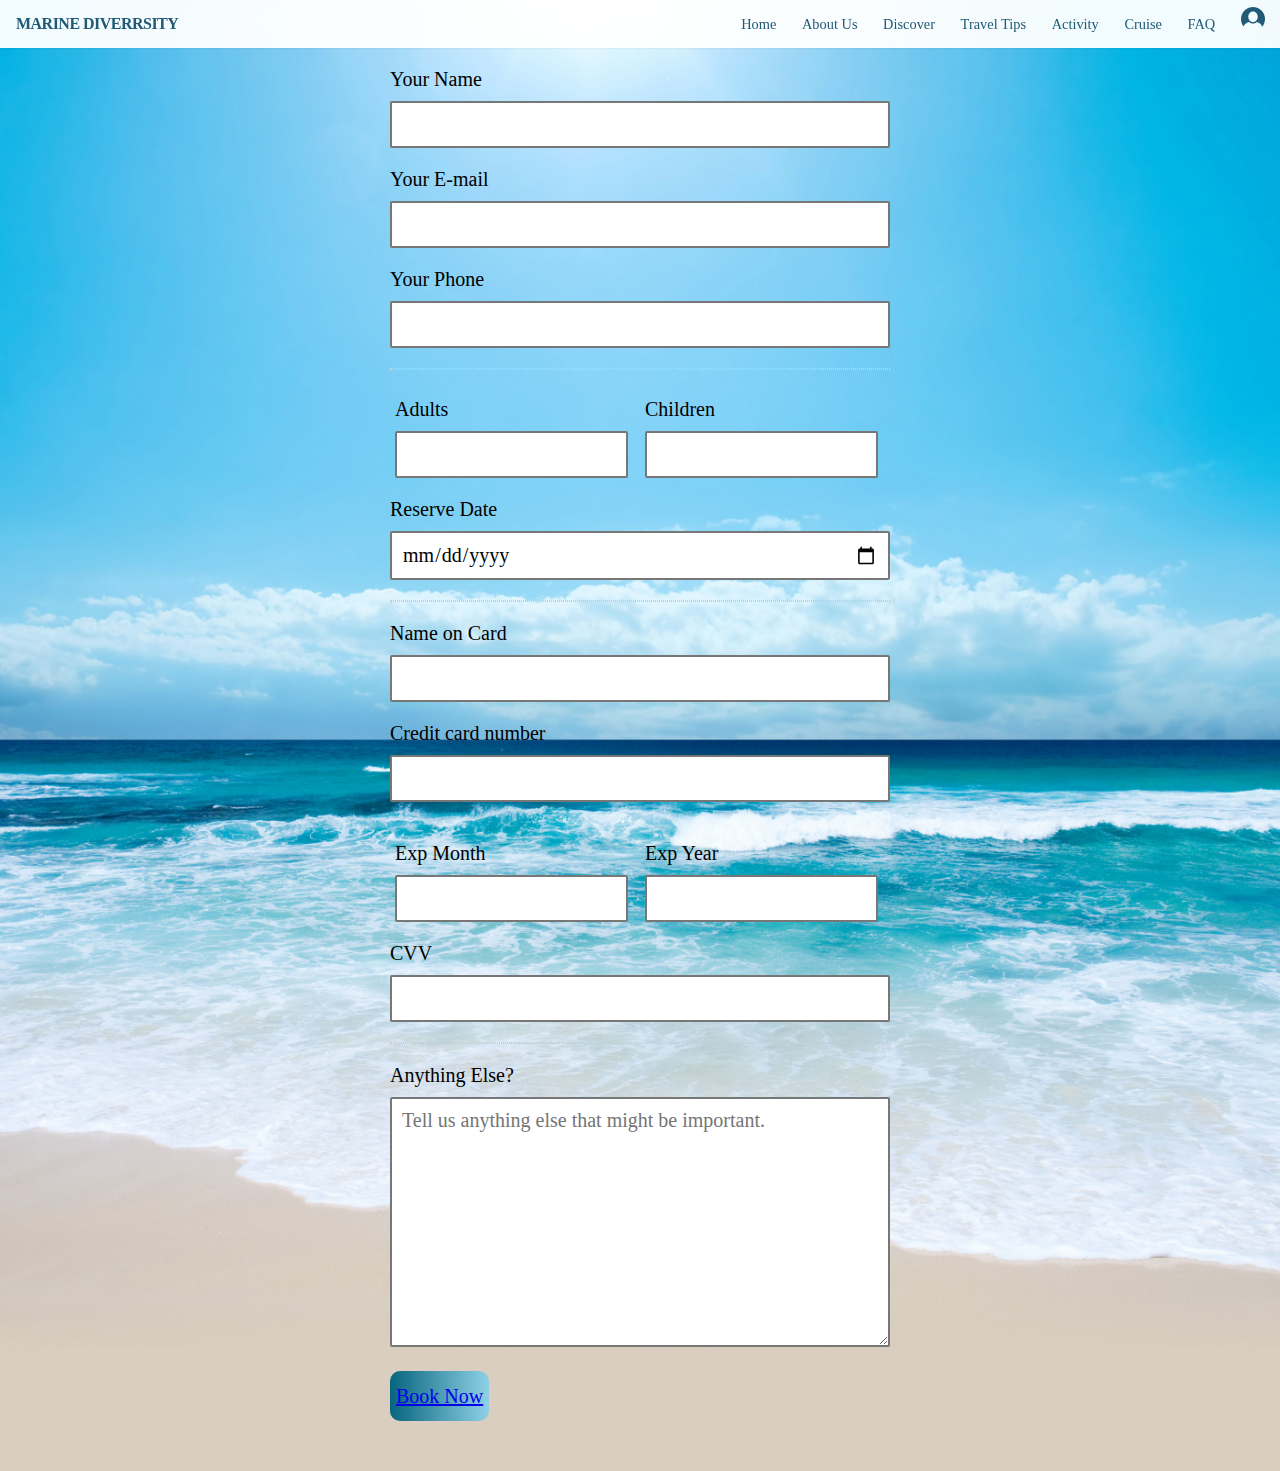
<file: BookingCruies.html>
<!DOCTYPE html>
<html  lang="en">
<head>
    <meta name="viewport" content="width=device-width, initial-scale=1.0" />
    <title>Booking Cruies</title>
  <meta charset="UTF-8">
  <link rel="stylesheet" href="BookingCruies.css">
</head>
<body>
  <div id="wrapper">


         <!-- Header -->
      <header id="header">
        <h1>MARINE DIVERRSITY</h1>
        <nav>
          <ul>
            <li><a href="index.html">Home</a></li>
            <li><a href="aboutUs.html">About Us</a></li>
            <li><a href="Discover.html">Discover</a></li>
            <li><a href="Travel.html">Travel Tips</a></li>
            <li><a href="Activity.html">Activity</a></li>
            <li><a href="Cruies.html">Cruise</a></li>
            <li><a href="FAQ.html">FAQ</a></li>
            <li><a href="Profile.html"><img src="user(2).png"></a></li>
          </ul>
        </nav>
      </header>


<form action="reservation.php" method="post">

  <div class="elem-group">
    <label for="name">Your Name</label>
    <input type="text" id="name" name="visitor_name"  pattern=[A-Z\sa-z]{3,20} required>
  </div>
  <div class="elem-group">
    <label for="email">Your E-mail</label>
    <input type="email" id="email" name="visitor_email"  required>
  </div>
  <div class="elem-group">
    <label for="phone">Your Phone</label>
    <input type="tel" id="phone" name="visitor_phone"  pattern=(\d{3})-?\s?(\d{3})-?\s?(\d{4}) required>
  </div>
  <hr>
  <div class="elem-group inlined">
    <label for="adult">Adults</label>
    <input type="number" id="adult" name="total_adults"  min="1" required>
  </div>
  <div class="elem-group inlined">
    <label for="child">Children</label>
    <input type="number" id="child" name="total_children"  min="0" required>
  </div>
  <div class="elem-group">
    <label for="checkin-date">Reserve Date</label>
    <input type="date" id="checkin-date" name="checkin" required>
  </div>
<hr>
            
<div class="elem-group">
            <label for="cname">Name on Card</label>
            <input type="text" id="cname" name="cardname" required>
          </div>
          <div class="elem-group">
            <label for="ccnum">Credit card number</label>
            <input type="text" id="ccnum" name="cardnumber" required>
</div>
  <div class="elem-group inlined">
            <label for="expmonth">Exp Month</label>
            <input type="text" id="expmonth" name="expmonth" required>
</div>
  <div class="elem-group inlined">
                <label for="expyear">Exp Year</label>
                <input type="text" id="expyear" name="expyear" required>
              </div>
                <div class="elem-group">
                <label for="cvv">CVV</label>
                <input type="text" id="cvv" name="cvv" required>
              </div>
  <hr>
  <div class="elem-group">
    <label for="message">Anything Else?</label>
    <textarea id="message" name="visitor_message" placeholder="Tell us anything else that might be important." required></textarea>
  </div>
  <button type="submit"><a href="#" onclick="alert('The Booking is successful');">Book Now</a> </button>
</form>


</body>
</html>
</file>
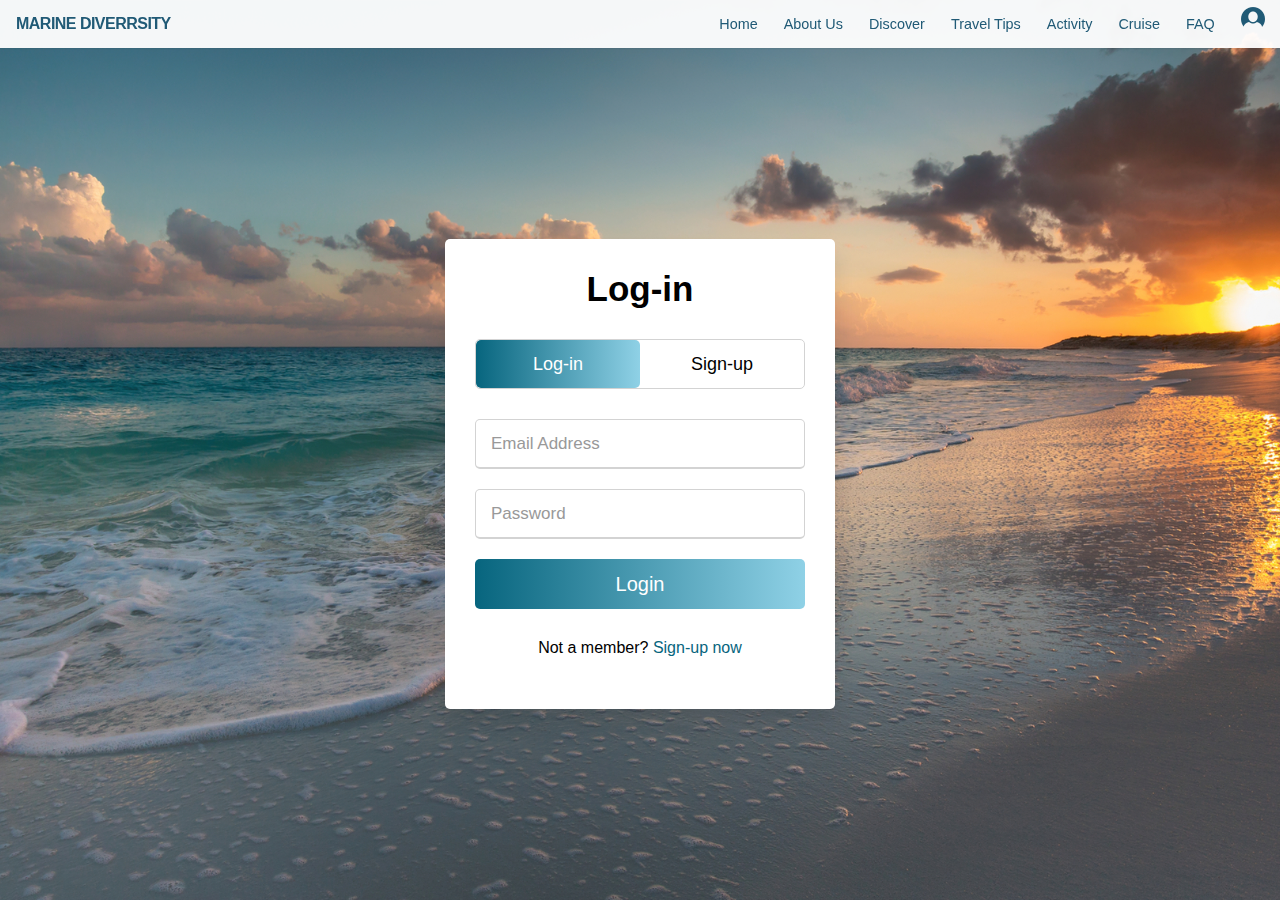
<file: loginOut.html>
<!DOCTYPE html>
<html lang="en">
<html>
        <!-- Header -->
      <header id="header">
        <h1>MARINE DIVERRSITY</h1>
        <nav>
          <ul>
            <li><a href="index.html">Home</a></li>
            <li><a href="aboutUs.html">About Us</a></li>
            <li><a href="Discover.html">Discover</a></li>
            <li><a href="Travel.html">Travel Tips</a></li>
            <li><a href="Activity.html">Activity</a></li>
            <li><a href="Cruies.html">Cruise</a></li>
            <li><a href="FAQ.html">FAQ</a></li>
            <li><a href="Profile.html"><img src="user(2).png"></a></li>
          </ul>
        </nav>
      </header>
   <head>
      <meta charset="utf-8">
      <title>Login and Registration Form</title>
      <link rel="stylesheet" href="LoginOut.css">
      <meta name="viewport" content="width=device-width, initial-scale=1.0">
   </head>
   <body>
      <div class="wrapper">
         <div class="title-text">
            <div class="title login">
               Log-in 
            </div>
            <div class="title signup">
               Sign-up 
            </div>
         </div>
         <div class="form-container">
            <div class="slide-controls">
               <input type="radio" name="slide" id="login" checked>
               <input type="radio" name="slide" id="signup">
               <label for="login" class="slide login">Log-in</label>
               <label for="signup" class="slide signup">Sign-up</label>
               <div class="slider-tab"></div>
            </div>
            <div class="form-inner">
               <form action="index.html" class="login">
                  <div class="field">
                     <input type="text" placeholder="Email Address" required>
                  </div>
                  
                  <div class="field">
                     <input type="password" placeholder="Password" required>
                  </div>
                  
                  <div class="field btn">
                     <div class="btn-layer"></div>
                     <input type="submit" value="Login">
                  </div>
                  <div class="signup-link">
                     Not a member? <a href="">Sign-up now</a>
                  </div>
               </form>
               <form action="index.html" class="signup">
                  <div class="field">
                     <input type="text" placeholder="Email Address" required>
                  </div>
                  <div class="field">
                     <input type="password" placeholder="Password" required>
                  </div>
                  <div class="field">
                     <input type="password" placeholder="Confirm password" required>
                  </div>
                  <div class="field btn">
                     <div class="btn-layer"></div>
                     <input type="submit" value="Signup">
                  </div>
               </form>
            </div>
         </div>
      </div>
      <script>
         const loginText = document.querySelector(".title-text .login");
         const loginForm = document.querySelector("form.login");
         const loginBtn = document.querySelector("label.login");
         const signupBtn = document.querySelector("label.signup");
         const signupLink = document.querySelector("form .signup-link a");
         signupBtn.onclick = (()=>{
           loginForm.style.marginLeft = "-50%";
           loginText.style.marginLeft = "-50%";
         });
         loginBtn.onclick = (()=>{
           loginForm.style.marginLeft = "0%";
           loginText.style.marginLeft = "0%";
         });
         signupLink.onclick = (()=>{
           signupBtn.click();
           return false;
         });
      </script>
   </body>
</html>
</file>
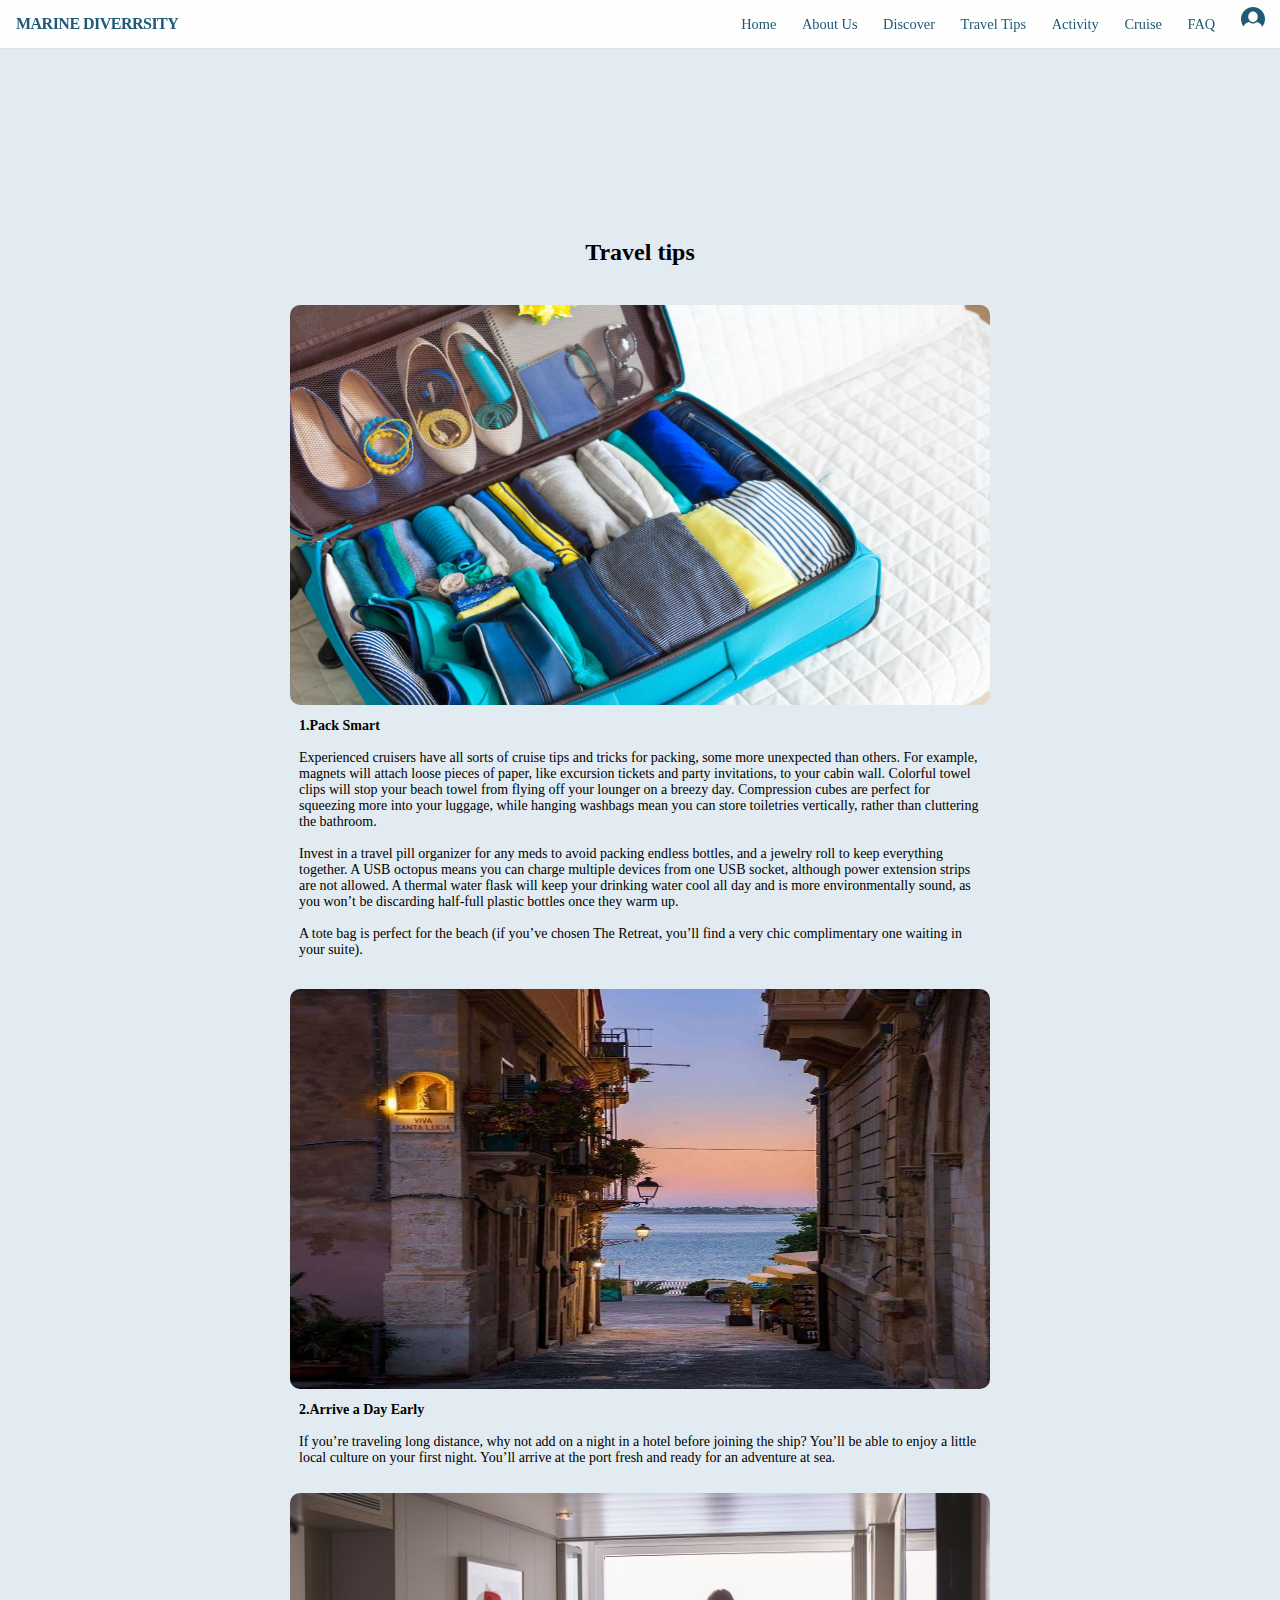
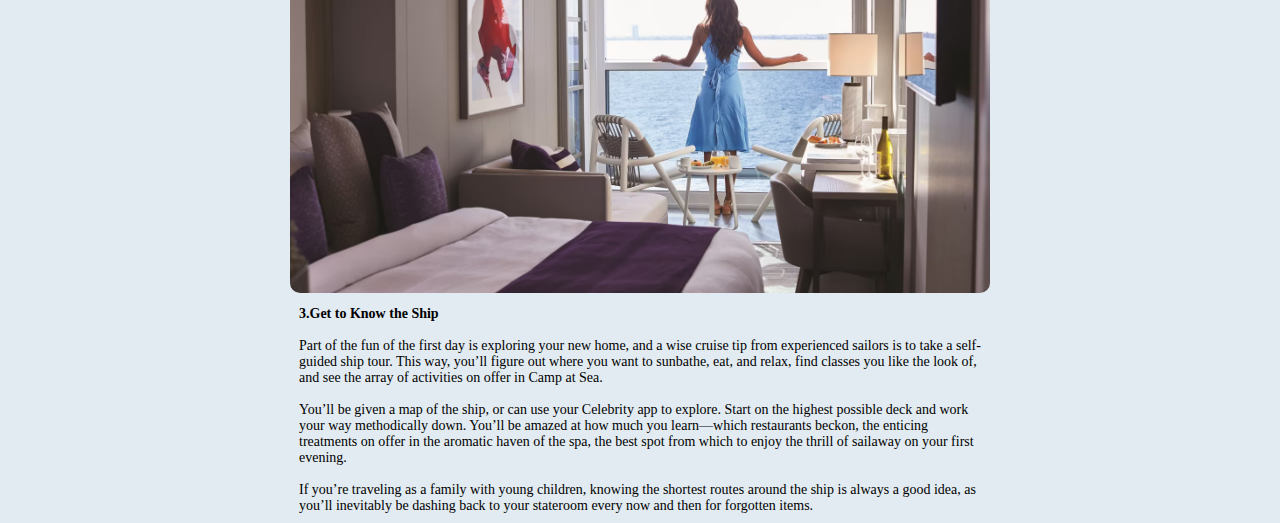
<file: Travel.html>
<!DOCTYPE html>
<html>
         <!-- Header -->
      <header id="header">
        <h1>MARINE DIVERRSITY</h1>
        <nav>
          <ul>
            <li><a href="index.html">Home</a></li>
            <li><a href="aboutUs.html">About Us</a></li>
            <li><a href="Discover.html">Discover</a></li>
            <li><a href="Travel.html">Travel Tips</a></li>
            <li><a href="Activity.html">Activity</a></li>
            <li><a href="Cruies.html">Cruise</a></li>
            <li><a href="FAQ.html">FAQ</a></li>
            <li><a href="Profile.html"><img src="user(2).png"></a></li>
          </ul>
        </nav>
      </header>
<head>
  <link rel="stylesheet" type="text/css" href="Travel.css">
</head>
<body>
  <div class="form-container">
    <h2>Travel tips</h2>

    <div class="image-container">
      <div class="image-text">
        <img src="packing.jpg" alt="Image 1">
        <p><strong>1.Pack Smart</strong><br><br>Experienced cruisers have all sorts of cruise tips and tricks for packing, some more unexpected than others. For example, magnets will attach loose pieces of paper, like excursion tickets and party invitations, to your cabin wall. Colorful towel clips will stop your beach towel from flying off your lounger on a breezy day. Compression cubes are perfect for squeezing more into your luggage, while hanging washbags mean you can store toiletries vertically, rather than cluttering the bathroom.<br><br>Invest in a travel pill organizer for any meds to avoid packing endless bottles, and a jewelry roll to keep everything together. A USB octopus means you can charge multiple devices from one USB socket, although power extension strips are not allowed. A thermal water flask will keep your drinking water cool all day and is more environmentally sound, as you won’t be discarding half-full plastic bottles once they warm up.<br><br>A tote bag is perfect for the beach (if you’ve chosen The Retreat, you’ll find a very chic complimentary one waiting in your suite).</p>
      </div>

      <div class="image-text2">
        <img src="exploring.jpg" alt="Image 2">
        <p><strong>2.Arrive a Day Early</strong><br><br>If you’re traveling long distance, why not add on a night in a hotel before joining the ship? You’ll be able to enjoy a little local culture on your first night. You’ll arrive at the port fresh and ready for an adventure at sea.</p>
      </div>

      <div class="image-text">
        <img src="exploring2.jpg" alt="Image 3">
        <p><strong>3.Get to Know the Ship</strong><br><br>Part of the fun of the first day is exploring your new home, and a wise cruise tip from experienced sailors is to take a self-guided ship tour. This way, you’ll figure out where you want to sunbathe, eat, and relax, find classes you like the look of, and see the array of activities on offer in Camp at Sea.<br><br>You’ll be given a map of the ship, or can use your Celebrity app to explore. Start on the highest possible deck and work your way methodically down. You’ll be amazed at how much you learn—which restaurants beckon, the enticing treatments on offer in the aromatic haven of the spa, the best spot from which to enjoy the thrill of sailaway on your first evening.<br><br>If you’re traveling as a family with young children, knowing the shortest routes around the ship is always a good idea, as you’ll inevitably be dashing back to your stateroom every now and then for forgotten items.</p>
      </div>
    </div>
  </div>
</body>
</html>
</file>
<file: BookingCruies.css>
body {
  width: 500px;
  margin: 0 auto;
  padding: 50px;
  background-image: url("ocean1.jpg");
  background-size: cover; 
      background-position: center; 
      background-repeat: no-repeat; 
}

 h1{
  margin: 0;
  padding: 0;
  border: 0;
  font-size: 100%;
  font: inherit;
  vertical-align: baseline;}


  /* Header */
header {
    margin-bottom: 1em;
  }

    h1 {
    font-weight: 900;
    color: #205A76;
    letter-spacing: -0.0325em;
  }

    h1 {
      color: #205A76;
      text-decoration: none;
    }


  #header {
    position: fixed;
    z-index: 10000;
    left: 0;
    top: 0;
    width: 100%;
    background: rgba(255, 255, 255, 0.95);
    height: 3em;
    line-height: 3em;
    box-shadow: 0 0 0.15em 0 rgba(0, 0, 0, 0.1);
  }

    #header h1 {
      position: absolute;
      left: 1em;
      top: 0;
      height: 3em;
      line-height: 3em;
      cursor: default;
    }

      #header h1 a {
        font-size: 1.25em;
      }

    #header nav {
      position: absolute;
      right: 0.5em;
      top: 0;
      height: 3em;
      line-height: 3em;
    }

      #header nav ul {
        margin: 0;
      }

        #header nav ul li {
          display: inline-block;
          margin-left: 0.5em;
          font-size: 0.9em;
        }

          #header nav ul li a {
            display: block;
            color: #205A76;
            text-decoration: none;
            height: 3em;
            line-height: 3em;
            padding: 0 0.5em 0 0.5em;
            outline: 0;
          }

    @media screen and (max-width: 736px) {

      #header {
        height: 2.5em;
        line-height: 2.5em;
      }

        #header h1 {
          text-align: center;
          position: relative;
          left: 0;
          top: 0;
          height: 2.5em;
          line-height: 2.5em;
        }

          #header h1 a {
            font-size: 1em;
          }

        #header nav {
          display: none;
        }

    }

      body {
    padding-top: 3em;
  }

    @media screen and (max-width: 736px) {

      body {
        padding-top: 2.5em;
      }

    }

div.elem-group {
  margin: 20px 0;
}

div.elem-group.inlined {
  width: 49%;
  display: inline-block;
  float: left;
  margin-left: 1%;
}

label {
  display: block;
  font-family: 'Nanum Gothic';
  padding-bottom: 10px;
  font-size: 1.25em;
}

input, textarea {
  border-radius: 2px;
  border: 2px solid #777;
  box-sizing: border-box;
  font-size: 1.25em;
  font-family: 'Nanum Gothic';
  width: 100%;
  padding: 10px;
}

div.elem-group.inlined input {
  width: 95%;
  display: inline-block;
}

textarea {
  height: 250px;
}

hr {
  border: 1px dotted #ccc;
}

button {
  height: 50px;
  background: -webkit-linear-gradient(left, #07657E, #8FD1E6);
  border: none;
  color: white;
  font-size: 1.25em;
  font-family: 'Nanum Gothic';
  border-radius: 10px;
  cursor: pointer;
}

button:hover {
  border: 2px solid black;
}
</file>
<file: LoginOut.css>
h1{
  margin: 0;
  padding: 0;
  border: 0;
  font-size: 100%;
  font: inherit;
  vertical-align: baseline;}


  /* Header */
header {
    margin-bottom: 1em;
  }

    h1 {
    font-weight: 900;
    color: #205A76;
    letter-spacing: -0.0325em;
  }

    h1 {
      color: #205A76;
      text-decoration: none;
    }


  #header {
    position: fixed;
    z-index: 10000;
    left: 0;
    top: 0;
    width: 100%;
    background: rgba(255, 255, 255, 0.95);
    height: 3em;
    line-height: 3em;
    box-shadow: 0 0 0.15em 0 rgba(0, 0, 0, 0.1);
  }

    #header h1 {
      position: absolute;
      left: 1em;
      top: 0;
      height: 3em;
      line-height: 3em;
      cursor: default;
    }

      #header h1 a {
        font-size: 1.25em;
      }

    #header nav {
      position: absolute;
      right: 0.5em;
      top: 0;
      height: 3em;
      line-height: 3em;
    }

      #header nav ul {
        margin: 0;
      }

        #header nav ul li {
          display: inline-block;
          margin-left: 0.5em;
          font-size: 0.9em;
        }

          #header nav ul li a {
            display: block;
            color: #205A76;
            text-decoration: none;
            height: 3em;
            line-height: 3em;
            padding: 0 0.5em 0 0.5em;
            outline: 0;
          }

    @media screen and (max-width: 736px) {

      #header {
        height: 2.5em;
        line-height: 2.5em;
      }

        #header h1 {
          text-align: center;
          position: relative;
          left: 0;
          top: 0;
          height: 2.5em;
          line-height: 2.5em;
        }

          #header h1 a {
            font-size: 1em;
          }

        #header nav {
          display: none;
        }

    }

  body {
    padding-top: 3em;
  }

    @media screen and (max-width: 736px) {

      body {
        padding-top: 2.5em;
      }

    }

@import url('https://fonts.googleapis.com/css?family=Poppins:400,500,600,700&display=swap');
*{
  margin: 0;
  padding: 0;
  box-sizing: border-box;
  font-family: 'Poppins', sans-serif;
}
html,body{
  display: grid;
  height: 100%;
  width: 100%;
  place-items: center;
  background: url('beach1.jpg');
  background-size: cover;
  background-position: center;
}

.wrapper{
  overflow: hidden;
  max-width: 390px;
  background: #fff;
  padding: 30px;
  border-radius: 5px;
  box-shadow: 0px 15px 20px rgba(0,0,0,0.1);
}
.wrapper .title-text{
  display: flex;
  width: 200%;
}
.wrapper .title{
  width: 50%;
  font-size: 35px;
  font-weight: 600;
  text-align: center;
  transition: all 0.6s cubic-bezier(0.68,-0.55,0.265,1.55);
}
.wrapper .slide-controls{
  position: relative;
  display: flex;
  height: 50px;
  width: 100%;
  overflow: hidden;
  margin: 30px 0 10px 0;
  justify-content: space-between;
  border: 1px solid lightgrey;
  border-radius: 5px;
}
.slide-controls .slide{
  height: 100%;
  width: 100%;
  color: #fff;
  font-size: 18px;
  font-weight: 500;
  text-align: center;
  line-height: 48px;
  cursor: pointer;
  z-index: 1;
  transition: all 0.6s ease;
}
.slide-controls label.signup{
  color: #000;
}
.slide-controls .slider-tab{
  position: absolute;
  height: 100%;
  width: 50%;
  left: 0;
  z-index: 0;
  border-radius: 5px;
  background: -webkit-linear-gradient(left, #07657E, #8FD1E6);
  transition: all 0.6s cubic-bezier(0.68,-0.55,0.265,1.55);
}
input[type="radio"]{
  display: none;
}
#signup:checked ~ .slider-tab{
  left: 50%;
}
#signup:checked ~ label.signup{
  color: #fff;
  cursor: default;
  user-select: none;
}
#signup:checked ~ label.login{
  color: #000;
}
#login:checked ~ label.signup{
  color: #000;
}
#login:checked ~ label.login{
  cursor: default;
  user-select: none;
}
.wrapper .form-container{
  width: 100%;
  overflow: hidden;
}
.form-container .form-inner{
  display: flex;
  width: 200%;
}
.form-container .form-inner form{
  width: 50%;
  transition: all 0.6s cubic-bezier(0.68,-0.55,0.265,1.55);
}
.form-inner form .field{
  height: 50px;
  width: 100%;
  margin-top: 20px;
}
.form-inner form .field input{
  height: 100%;
  width: 100%;
  outline: none;
  padding-left: 15px;
  border-radius: 5px;
  border: 1px solid lightgrey;
  border-bottom-width: 2px;
  font-size: 17px;
  transition: all 0.3s ease;
}
.form-inner form .field input:focus{
  border-color: #b3b3b3;
  /* box-shadow: inset 0 0 3px #fb6aae; */
}
.form-inner form .field input::placeholder{
  color: #999;
  transition: all 0.3s ease;
}
form .field input:focus::placeholder{
  color: #b3b3b3;
}
.form-inner form .pass-link{
  margin-top: 5px;
}
.form-inner form .signup-link{
  text-align: center;
  margin-top: 30px;
}
.form-inner form .pass-link a,
.form-inner form .signup-link a{
  color: #07657E;
  text-decoration: none;
}
.form-inner form .pass-link a:hover,
.form-inner form .signup-link a:hover{
  text-decoration: underline;
}
form .btn{
  height: 50px;
  width: 100%;
  border-radius: 5px;
  position: relative;
  overflow: hidden;
}
form .btn .btn-layer{
  height: 100%;
  width: 300%;
  position: absolute;
  left: -100%;
  background: -webkit-linear-gradient(right,  #07657E, #8FD1E6,  #07657E, #8FD1E6);
  border-radius: 5px;
  transition: all 0.4s ease;;
}
form .btn:hover .btn-layer{
  left: 0;
}
form .btn input[type="submit"]{
  height: 100%;
  width: 100%;
  z-index: 1;
  position: relative;
  background: none;
  border: none;
  color: #fff;
  padding-left: 0;
  border-radius: 5px;
  font-size: 20px;
  font-weight: 500;
  cursor: pointer;
}
</file>
<file: Travel.css>
h1{
  margin: 0;
  padding: 0;
  border: 0;
  font-size: 100%;
  font: inherit;
  vertical-align: baseline;}


  /* Header */
header {
    margin-bottom: 1em;
  }

    h1 {
    font-weight: 900;
    color: #205A76;
    letter-spacing: -0.0325em;
  }

    h1 {
      color: #205A76;
      text-decoration: none;
    }


  #header {
    position: fixed;
    z-index: 10000;
    left: 0;
    top: 0;
    width: 100%;
    background: rgba(255, 255, 255, 0.95);
    height: 3em;
    line-height: 3em;
    box-shadow: 0 0 0.15em 0 rgba(0, 0, 0, 0.1);
  }

    #header h1 {
      position: absolute;
      left: 1em;
      top: 0;
      height: 3em;
      line-height: 3em;
      cursor: default;
    }

      #header h1 a {
        font-size: 1.25em;
      }

    #header nav {
      position: absolute;
      right: 0.5em;
      top: 0;
      height: 3em;
      line-height: 3em;
    }

      #header nav ul {
        margin: 0;
      }

        #header nav ul li {
          display: inline-block;
          margin-left: 0.5em;
          font-size: 0.9em;
        }

          #header nav ul li a {
            display: block;
            color: #205A76;
            text-decoration: none;
            height: 3em;
            line-height: 3em;
            padding: 0 0.5em 0 0.5em;
            outline: 0;
          }

    @media screen and (max-width: 736px) {

      #header {
        height: 2.5em;
        line-height: 2.5em;
      }

        #header h1 {
          text-align: center;
          position: relative;
          left: 0;
          top: 0;
          height: 2.5em;
          line-height: 2.5em;
        }

          #header h1 a {
            font-size: 1em;
          }

        #header nav {
          display: none;
        }

    }

 
    
body {
  display: flex;
  justify-content: center;
  align-items: center;
  height: 100vh;
  background: rgb(158,188,207,0.3) ;
  background-attachment: fixed;
}

.form-container {
  text-align: center;
}

h2 {
  text-align: center;
  margin-bottom: 20px;
  padding: 9px;
}

.image-container {
  display: flex;
  flex-direction: column;
  align-items: center;
  margin-top: 30px;
  max-height: 400px; /* Set a maximum height for the image container */
}

.image-container img {
  width: 700px;
  height: 400px;
  border-radius: 10px;
}

.image-text {
  position: relative;
  margin-bottom: 280px;
}

.image-text2 {
  position: relative;
  margin-bottom: 100px;
}

.image-text p {
  position: absolute;
  width: 97.5%;
  margin: 0;
  padding: 9px;
  
  color: black;
  font-size: 14px;
  text-align: left;
}

.image-text2 p {
  position: absolute;
  width: 97.5%;
  margin: 0;
  padding: 9px;
  
  color: black;
  font-size: 14px;
  text-align: left;
}
</file>
